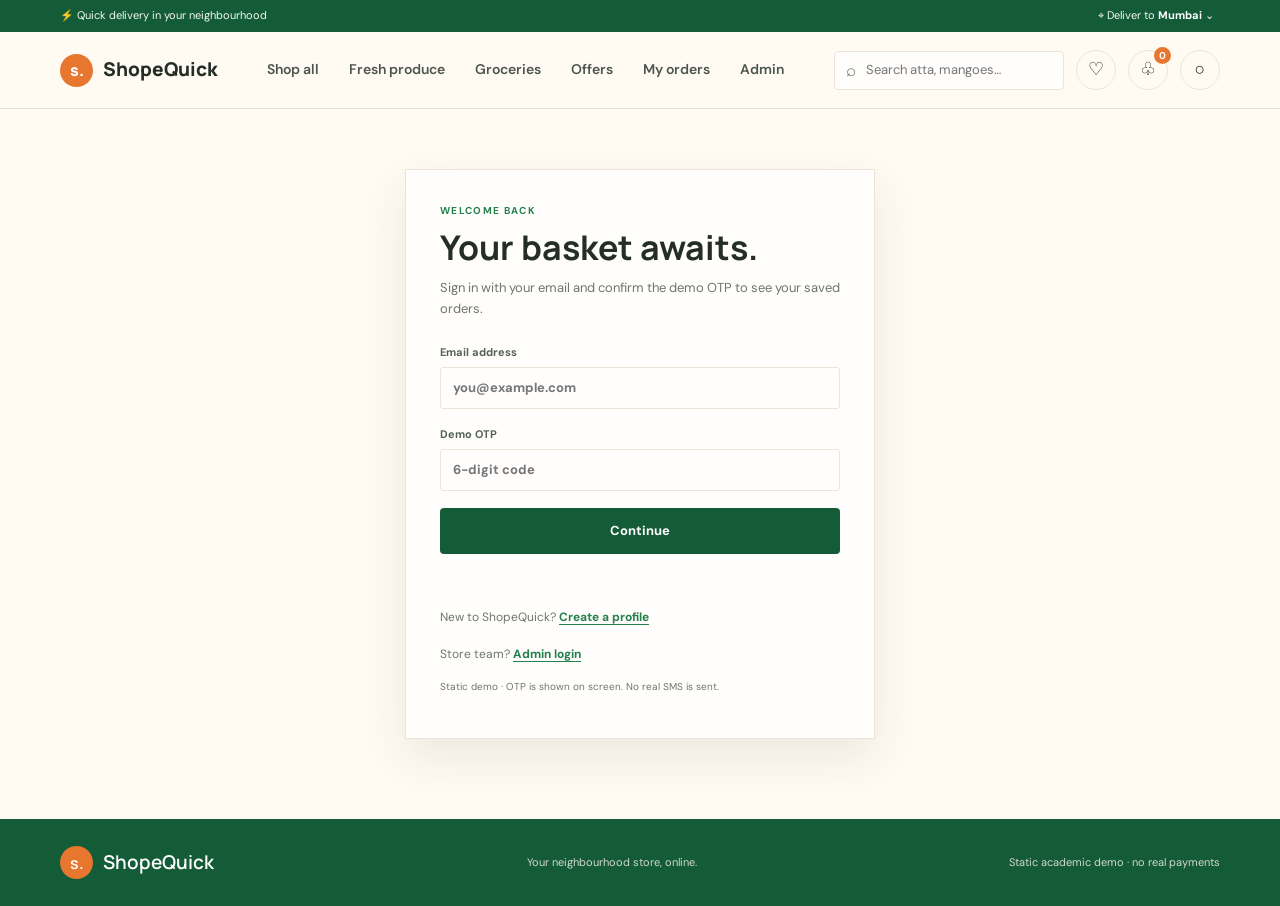
<file: frontend/index.html>
<!doctype html>
<html lang="en"><head><meta charset="utf-8"><meta name="viewport" content="width=device-width, initial-scale=1"><meta name="theme-color" content="#fffaf2"><title>ShopeQuick | Your neighbourhood store, online</title><link rel="preconnect" href="https://fonts.googleapis.com"><link rel="preconnect" href="https://fonts.gstatic.com" crossorigin><link href="https://fonts.googleapis.com/css2?family=DM+Sans:wght@400;500;600;700&family=Manrope:wght@500;600;700;800&display=swap" rel="stylesheet"><link rel="stylesheet" href="css/style.css"></head>
<body><div id="site-header"></div><main>
  <section class="hero wrap"><div class="hero-copy"><p class="eyebrow">YOUR LOCAL BASKET, SORTED</p><h1>Fresh picks.<br><span>Faster days.</span></h1><p class="hero-text">The groceries, home bits, and everyday essentials you need, brought together in one quick neighbourhood shop.</p><a class="button button-dark" href="products.html">Start shopping <span aria-hidden="true">→</span></a><div class="hero-note"><span class="note-mark">✳</span> Freshly picked · Easy returns · Cash on delivery</div></div><div class="hero-image" role="img" aria-label="Fresh vegetables from your neighbourhood store"><div class="hero-image-label"><span>GOOD MORNING, MUMBAI</span><strong>Fresh from the<br>neighbourhood</strong></div><span class="hero-delivery-badge">Delivered with care</span></div></section>
  <section class="category-band wrap"><div class="section-heading"><div><p class="eyebrow">THE DAILY RUN, MADE EASY</p><h2>Shop your essentials</h2></div><a class="text-link" href="products.html">Shop all <span aria-hidden="true">→</span></a></div><div id="home-categories" class="category-grid"></div></section>
  <section class="offer-banner wrap"><div><p class="eyebrow">A LITTLE EXTRA IN YOUR BASKET</p><h2>Free delivery on orders over ₹499</h2><p>Good things from your local store, at your doorstep.</p><a class="button button-light" href="products.html?category=Offers">Shop today’s offers <span aria-hidden="true">→</span></a></div><div class="offer-art" aria-hidden="true">🥭<span>🥬</span><i>🥛</i></div></section>
  <section class="featured-section"><div class="wrap"><div class="section-heading"><div><p class="eyebrow">POPULAR AROUND YOU</p><h2>Everyday favourites</h2></div><a class="text-link" href="products.html">View all products <span aria-hidden="true">→</span></a></div><div id="featured-products" class="product-grid"></div></div></section>
  <section class="promise wrap"><span class="promise-icon">✳</span><p>Your neighbourhood store, online.<br><strong>Everyday essentials, made easy.</strong></p><a href="products.html" class="text-link">Find what you need <span aria-hidden="true">→</span></a></section>
</main><div id="site-footer"></div><script src="js/products.js"></script><script src="js/tracking.js"></script><script src="js/app.js"></script><script src="js/home.js"></script></body></html>
</file>
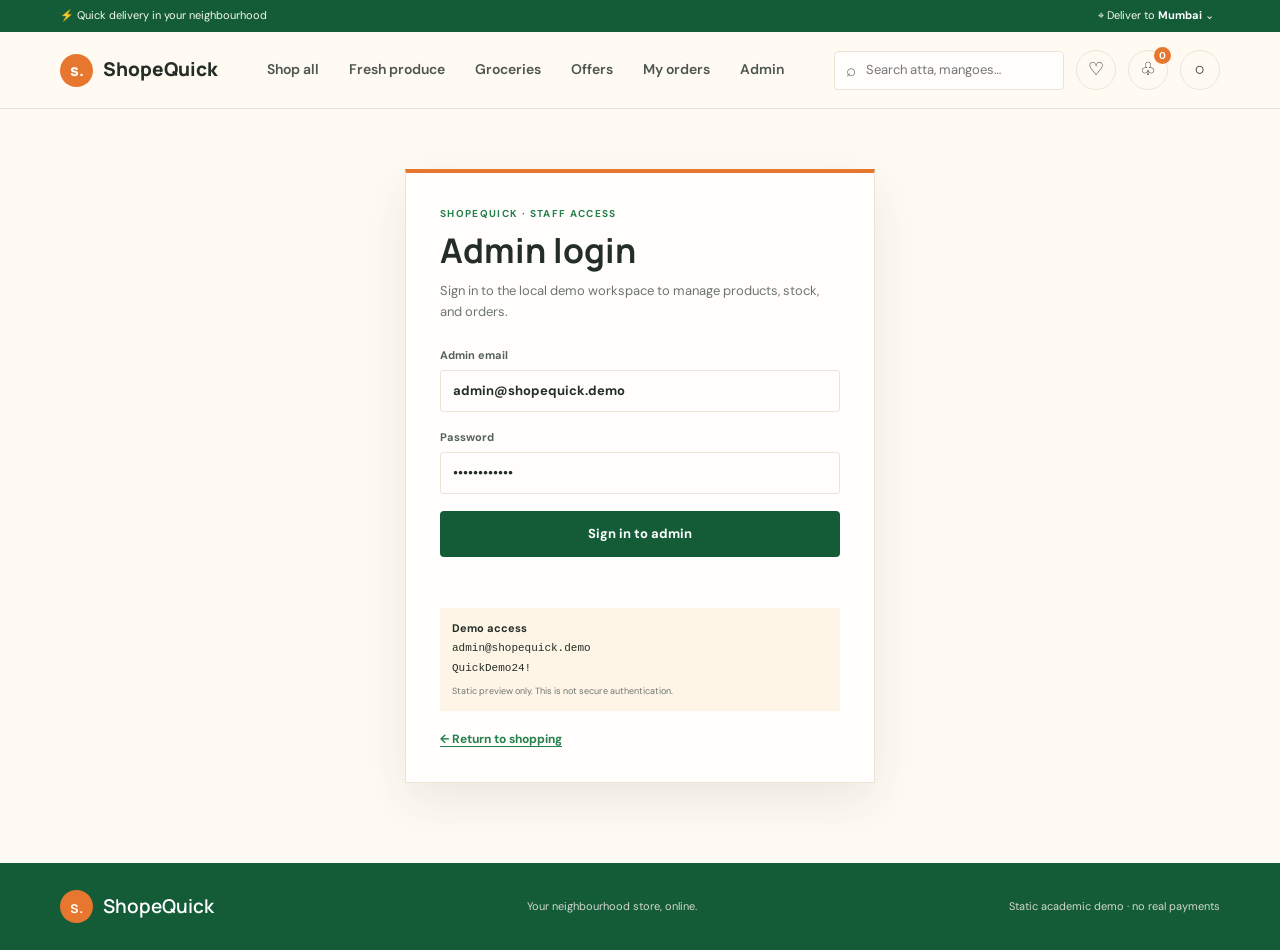
<file: frontend/admin-login.html>
<!doctype html>
<html lang="en"><head><meta charset="utf-8"><meta name="viewport" content="width=device-width, initial-scale=1"><title>Admin login | ShopeQuick</title><link rel="preconnect" href="https://fonts.googleapis.com"><link rel="preconnect" href="https://fonts.gstatic.com" crossorigin><link href="https://fonts.googleapis.com/css2?family=DM+Sans:wght@400;500;600;700&family=Manrope:wght@500;600;700;800&display=swap" rel="stylesheet"><link rel="stylesheet" href="css/style.css"></head>
<body><div id="site-header"></div><main class="wrap narrow-page admin-login-page"><section class="form-panel"><p class="eyebrow">SHOPEQUICK · STAFF ACCESS</p><h1>Admin login</h1><p class="muted">Sign in to the local demo workspace to manage products, stock, and orders.</p><form id="admin-login-form"><label class="field"><span>Admin email</span><input name="username" type="email" autocomplete="username" required value="admin@shopequick.demo"></label><label class="field"><span>Password</span><input name="password" type="password" autocomplete="current-password" required value="QuickDemo24!"></label><button class="button button-primary full-button" type="submit">Sign in to admin</button><p class="form-message" id="admin-login-message" role="status" aria-live="polite"></p></form><div class="demo-credentials"><strong>Demo access</strong><span>admin@shopequick.demo</span><span>QuickDemo24!</span><small>Static preview only. This is not secure authentication.</small></div><p class="form-foot"><a href="index.html">← Return to shopping</a></p></section></main><div id="site-footer"></div><script src="js/tracking.js"></script><script src="js/app.js"></script><script src="js/admin-login.js"></script></body></html>
</file>
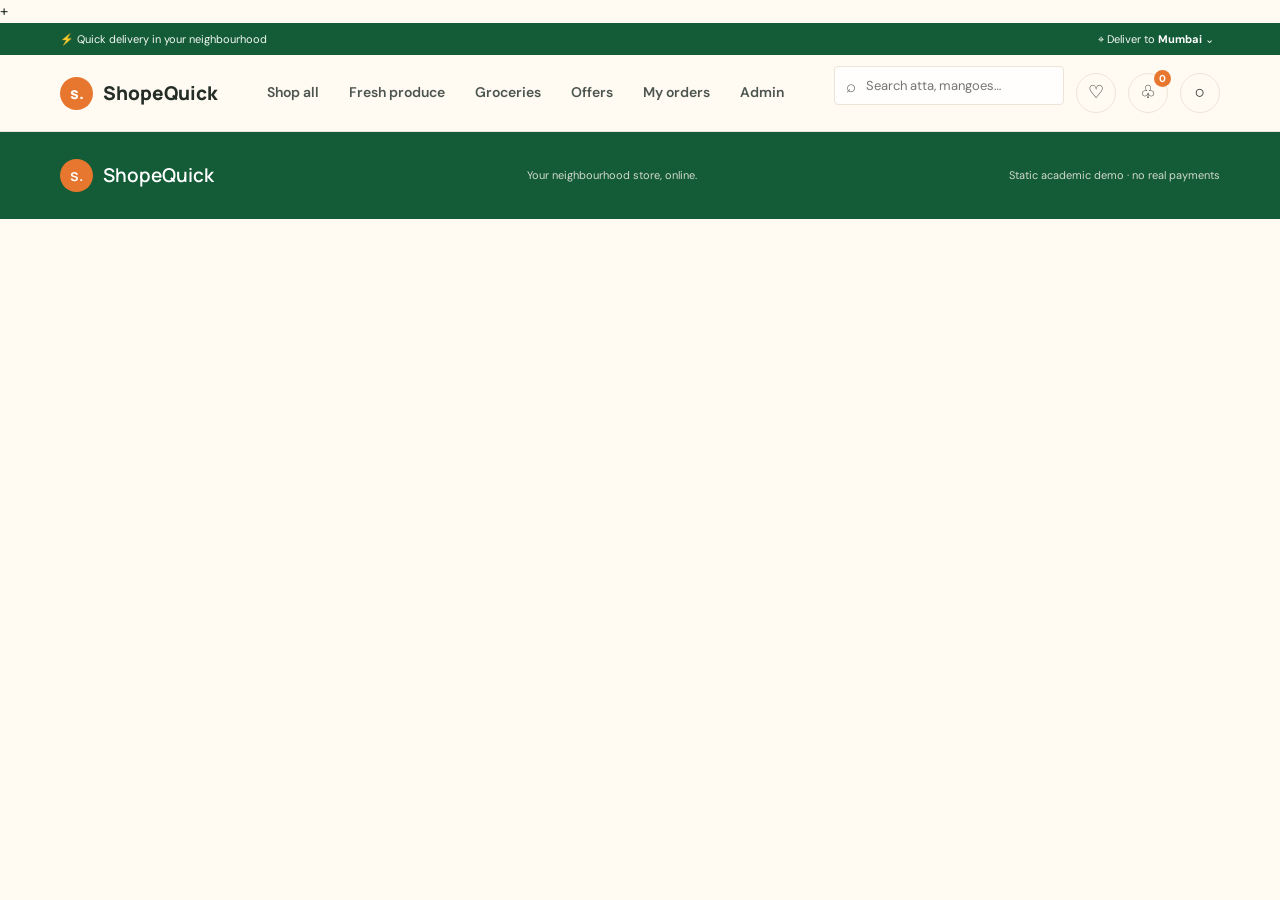
<file: frontend/admin.html>
+<!doctype html>
<html lang="en"><head><meta charset="utf-8"><meta name="viewport" content="width=device-width, initial-scale=1"><title>Admin | Common Ground</title><link rel="preconnect" href="https://fonts.googleapis.com"><link rel="preconnect" href="https://fonts.gstatic.com" crossorigin><link href="https://fonts.googleapis.com/css2?family=DM+Sans:wght@400;500;600;700&family=Manrope:wght@500;600;700;800&display=swap" rel="stylesheet"><link rel="stylesheet" href="css/style.css"></head>
<body><div id="site-header"></div><main class="wrap page-main dashboard-main admin-main" hidden>
  <div class="page-intro compact-intro dashboard-intro"><div><p class="eyebrow">STORE MANAGEMENT</p><h1>Admin workspace</h1><p>Manage your catalogue, keep an eye on stock, and review recent store activity.</p></div><div class="admin-page-actions"><button id="add-product" class="button button-primary" type="button">＋ Add product</button><button id="admin-logout" class="button button-outline" type="button">Log out</button></div></div>
  <div id="dashboard-metrics" class="metric-grid admin-metrics"></div>
  <section class="dashboard-panel inventory-panel"><div class="panel-heading inventory-heading"><div><p class="eyebrow">CATALOGUE & INVENTORY</p><h2>Products and stock</h2></div><label class="admin-search"><span class="sr-only">Search products</span><input id="admin-search" type="search" placeholder="Search products…"></label></div>
    <div class="admin-toolbar"><span id="inventory-summary"></span><label class="stock-filter"><input id="low-stock-filter" type="checkbox"> Show low stock only</label></div>
    <div class="table-scroll"><table class="activity-table inventory-table"><thead><tr><th>Product</th><th>Category</th><th>Price</th><th>Stock</th><th>Status</th><th>Actions</th></tr></thead><tbody id="inventory-rows"></tbody></table></div>
  </section>
  <div class="dashboard-grid admin-lower"><section class="dashboard-panel"><div class="panel-heading"><div><p class="eyebrow">RECENT CHANGES</p><h2>Update log</h2></div><span class="live-label">THIS BROWSER</span></div><div class="table-scroll"><table class="activity-table"><thead><tr><th>Update</th><th>Product</th><th>Time</th></tr></thead><tbody id="admin-updates"></tbody></table></div></section>
  <section class="dashboard-panel"><div class="panel-heading"><div><p class="eyebrow">SHOP ACTIVITY</p><h2>Recent customer activity</h2></div></div><div class="table-scroll"><table class="activity-table"><thead><tr><th>Activity</th><th>Details</th><th>Time</th></tr></thead><tbody id="activity-rows"></tbody></table></div></section></div>
  <p class="dashboard-disclaimer">Changes save in this browser only. This demo has no admin sign-in or database connection; connect a secured backend before using it for a live store.</p>
</main>
<dialog id="product-dialog" class="admin-dialog"><form id="product-form"><div class="panel-heading"><div><p class="eyebrow">CATALOGUE</p><h2 id="product-dialog-title">Add product</h2></div><button class="dialog-close" type="button" aria-label="Close">×</button></div><input type="hidden" name="originalId"><div class="admin-form-grid">
  <label class="field"><span>Product name</span><input name="name" required maxlength="100"></label><label class="field"><span>Product ID / SKU</span><input name="id" required pattern="[a-zA-Z0-9-]+" maxlength="60" placeholder="linen-throw"></label>
  <label class="field"><span>Category</span><input name="category" required maxlength="50" placeholder="Home"></label><label class="field"><span>Price (USD)</span><input name="price" type="number" required min="0" step="0.01"></label>
  <label class="field"><span>Stock quantity</span><input name="stock" type="number" required min="0" step="1" value="0"></label><label class="field"><span>Image URL</span><input name="image" type="url" placeholder="https://…"></label>
  <label class="field admin-description"><span>Description</span><textarea name="description" rows="3" required maxlength="500"></textarea></label>
  </div><div class="dialog-actions"><button class="button button-outline dialog-cancel" type="button">Cancel</button><button class="button button-primary" type="submit">Save product</button></div></form></dialog>
<div id="site-footer"></div><script src="js/products.js"></script><script src="js/tracking.js"></script><script src="js/app.js"></script><script src="js/admin.js"></script></body></html>
</file>
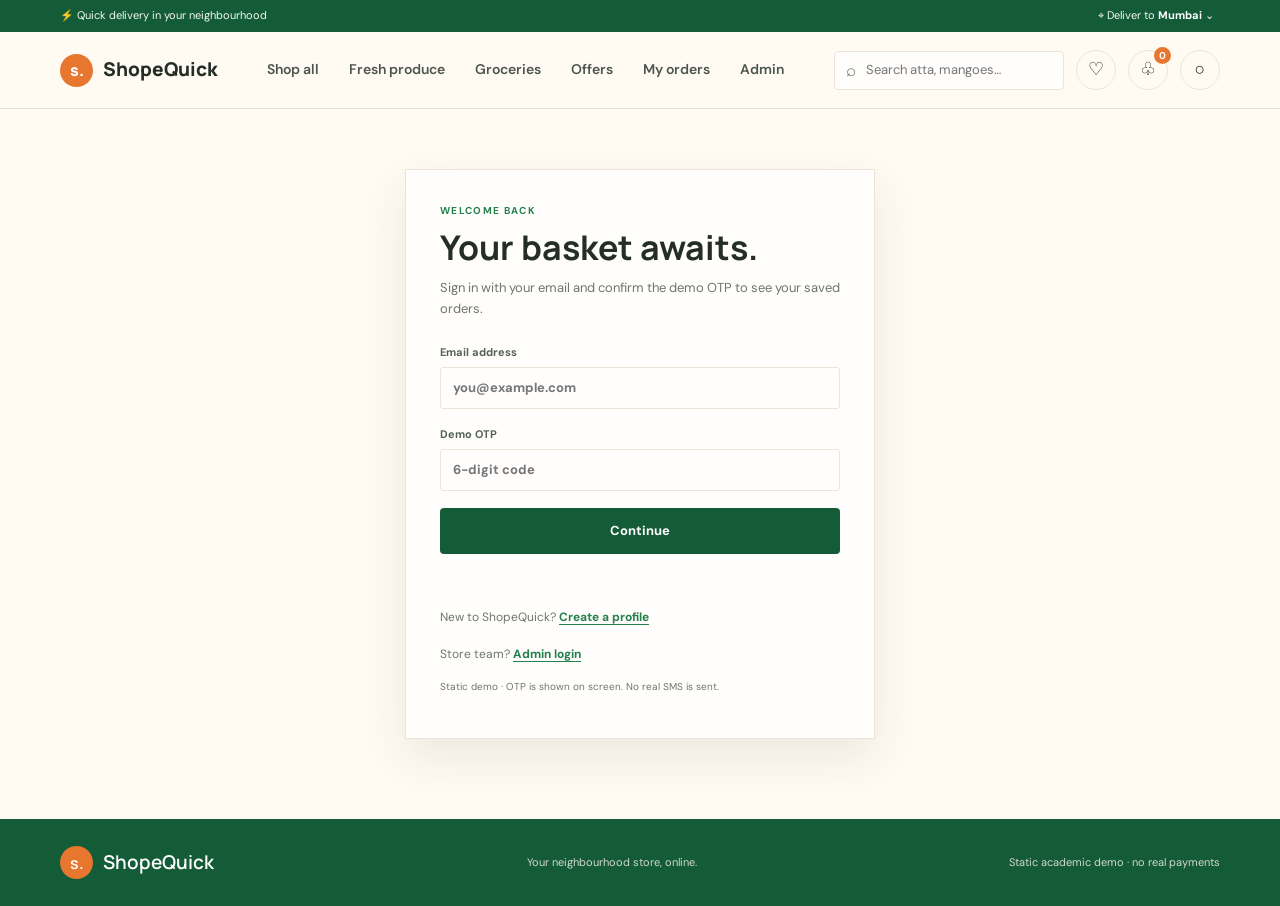
<file: frontend/cart.html>
<!doctype html>
<html lang="en"><head><meta charset="utf-8"><meta name="viewport" content="width=device-width, initial-scale=1"><title>Your bag | ShopeQuick</title><link rel="preconnect" href="https://fonts.googleapis.com"><link rel="preconnect" href="https://fonts.gstatic.com" crossorigin><link href="https://fonts.googleapis.com/css2?family=DM+Sans:wght@400;500;600;700&family=Manrope:wght@500;600;700;800&display=swap" rel="stylesheet"><link rel="stylesheet" href="css/style.css"></head>
<body><div id="site-header"></div><main class="wrap page-main"><div class="page-intro compact-intro"><p class="eyebrow">YOUR BAG</p><h1>A good start.</h1><p id="cart-subtitle">Your selected pieces are right here.</p></div><div id="cart-content"></div></main><div id="site-footer"></div><script src="js/products.js"></script><script src="js/tracking.js"></script><script src="js/app.js"></script><script src="js/cart.js"></script></body></html>
</file>
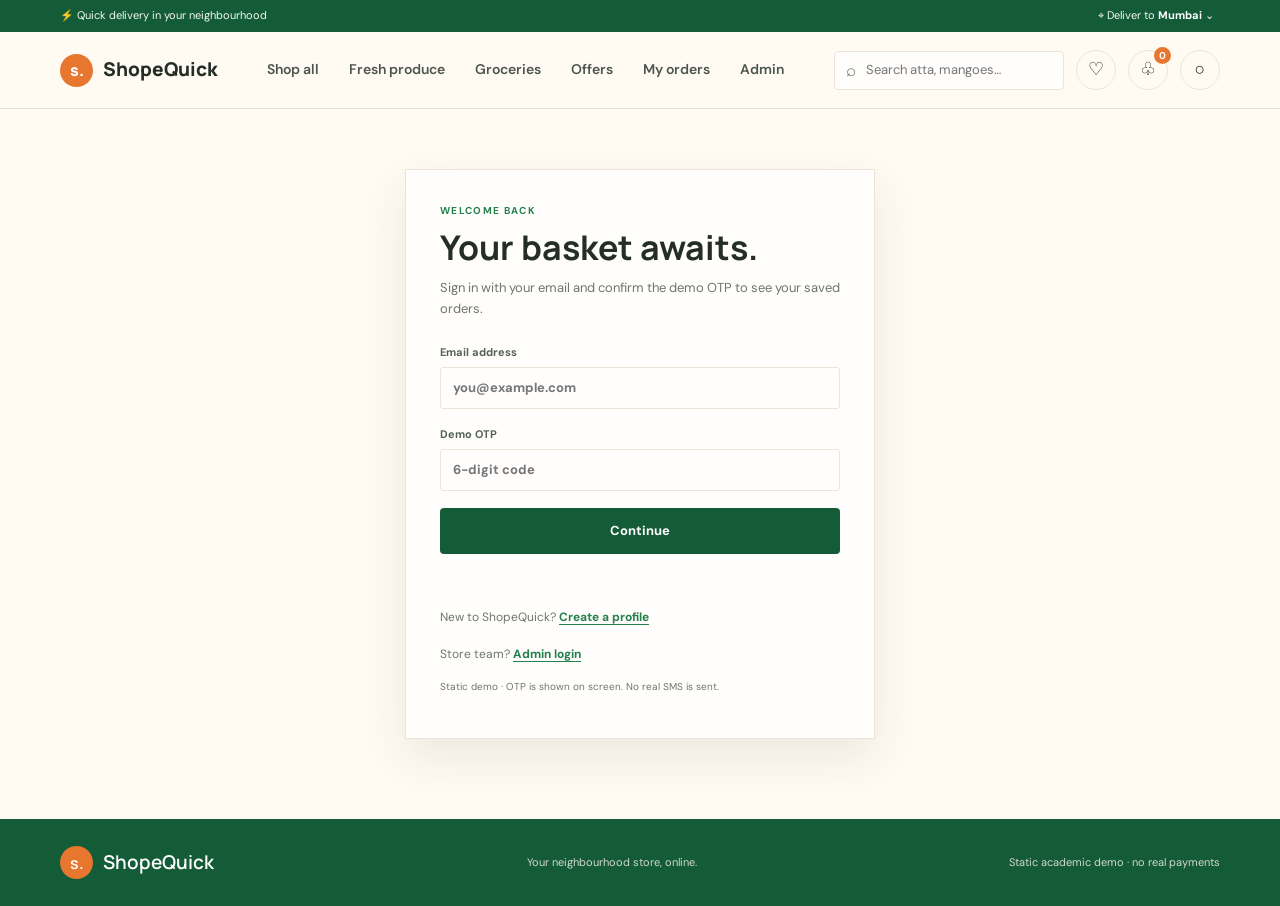
<file: frontend/checkout.html>
<!doctype html>
<html lang="en"><head><meta charset="utf-8"><meta name="viewport" content="width=device-width, initial-scale=1"><title>Checkout | ShopeQuick</title><link rel="preconnect" href="https://fonts.googleapis.com"><link rel="preconnect" href="https://fonts.gstatic.com" crossorigin><link href="https://fonts.googleapis.com/css2?family=DM+Sans:wght@400;500;600;700&family=Manrope:wght@500;600;700;800&display=swap" rel="stylesheet"><link rel="stylesheet" href="css/style.css"></head>
<body><div id="site-header"></div><main class="wrap page-main"><div class="page-intro compact-intro"><p class="eyebrow">DEMO CHECKOUT</p><h1>One last detail.</h1><p>No payment is collected. This creates a local demo order only.</p></div><div id="checkout-content"></div></main><div id="site-footer"></div><script src="js/products.js"></script><script src="js/tracking.js"></script><script src="js/app.js"></script><script src="js/checkout.js"></script></body></html>
</file>
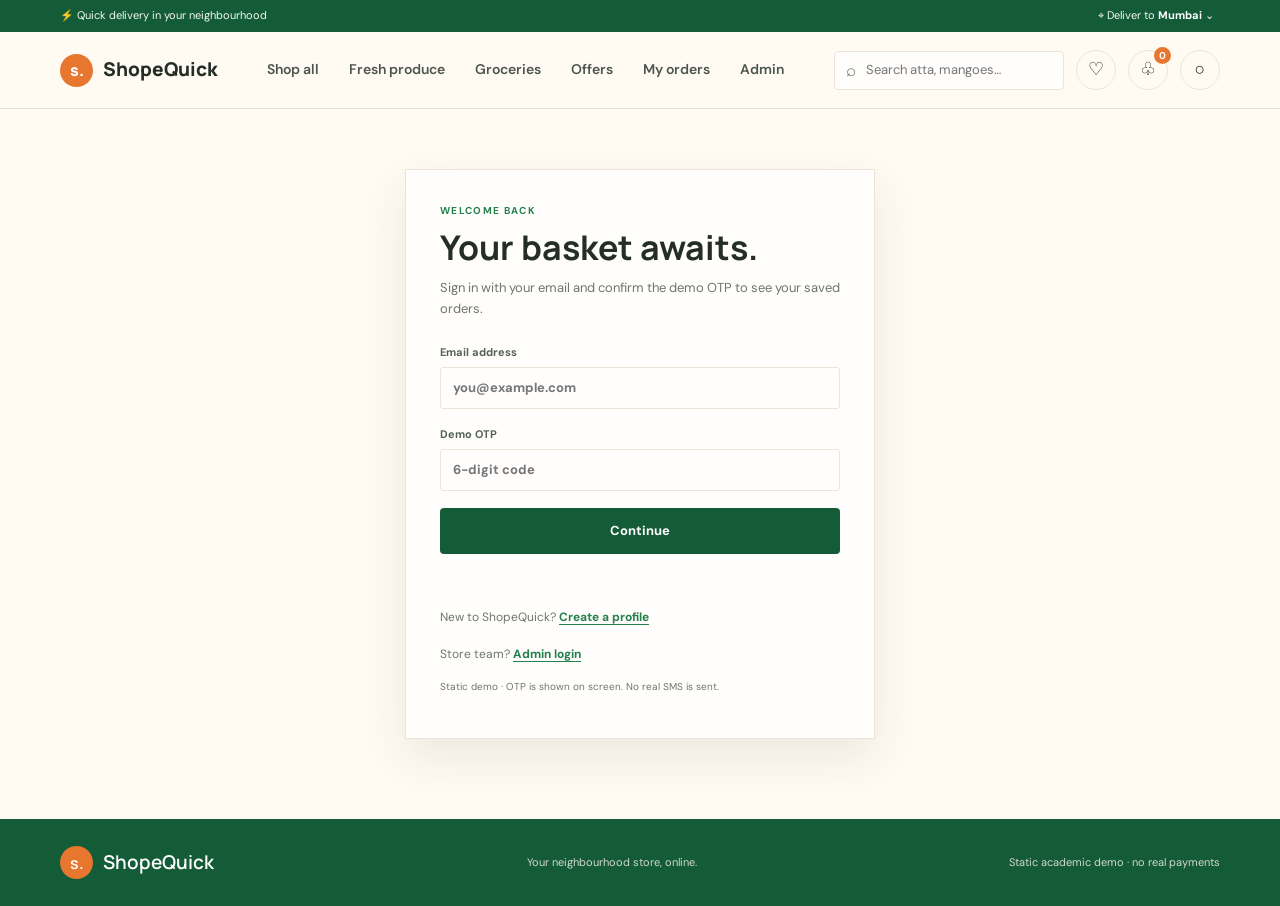
<file: frontend/login.html>
<!doctype html>
<html lang="en"><head><meta charset="utf-8"><meta name="viewport" content="width=device-width, initial-scale=1"><title>Sign in | ShopeQuick</title><link rel="preconnect" href="https://fonts.googleapis.com"><link rel="preconnect" href="https://fonts.gstatic.com" crossorigin><link href="https://fonts.googleapis.com/css2?family=DM+Sans:wght@400;500;600;700&family=Manrope:wght@500;600;700;800&display=swap" rel="stylesheet"><link rel="stylesheet" href="css/style.css"></head>
<body><div id="site-header"></div><main class="wrap narrow-page"><section class="form-panel"><p class="eyebrow">WELCOME BACK</p><h1>Your basket awaits.</h1><p class="muted">Sign in with your email and confirm the demo OTP to see your saved orders.</p><form id="login-form"><label class="field"><span>Email address</span><input name="email" type="email" autocomplete="email" required placeholder="you@example.com"></label><label class="field otp-field" id="login-otp-wrap" hidden><span>Demo OTP</span><input name="otp" inputmode="numeric" pattern="[0-9]{6}" maxlength="6" placeholder="6-digit code"></label><button class="button button-primary full-button" type="submit">Continue</button><p class="form-message" id="login-message" role="status" aria-live="polite"></p></form><p class="form-foot">New to ShopeQuick? <a href="register.html">Create a profile</a></p><p class="form-foot">Store team? <a href="admin-login.html">Admin login</a></p><p class="static-note">Static demo · OTP is shown on screen. No real SMS is sent.</p></section></main><div id="site-footer"></div><script src="js/tracking.js"></script><script src="js/app.js"></script><script src="js/account.js"></script></body></html>
</file>
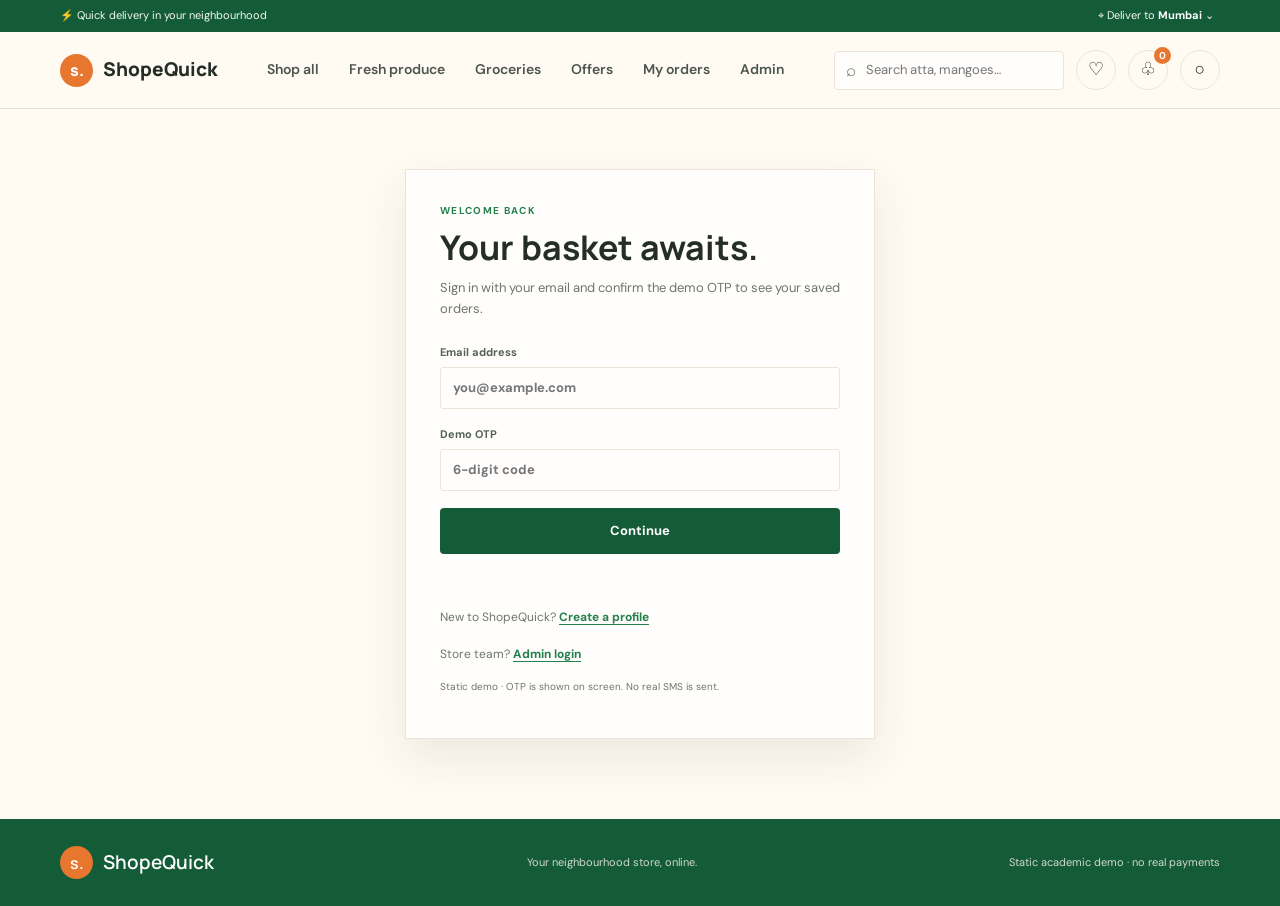
<file: frontend/orders.html>
<!doctype html>
<html lang="en"><head><meta charset="utf-8"><meta name="viewport" content="width=device-width, initial-scale=1"><title>My account | ShopeQuick</title><link rel="preconnect" href="https://fonts.googleapis.com"><link rel="preconnect" href="https://fonts.gstatic.com" crossorigin><link href="https://fonts.googleapis.com/css2?family=DM+Sans:wght@400;500;600;700&family=Manrope:wght@500;600;700;800&display=swap" rel="stylesheet"><link rel="stylesheet" href="css/style.css"></head><body><div id="site-header"></div><main class="wrap page-main account-main"><div id="orders-content"></div></main><div id="site-footer"></div><script src="js/products.js"></script><script src="js/tracking.js"></script><script src="js/app.js"></script><script src="js/orders.js"></script></body></html>
</file>
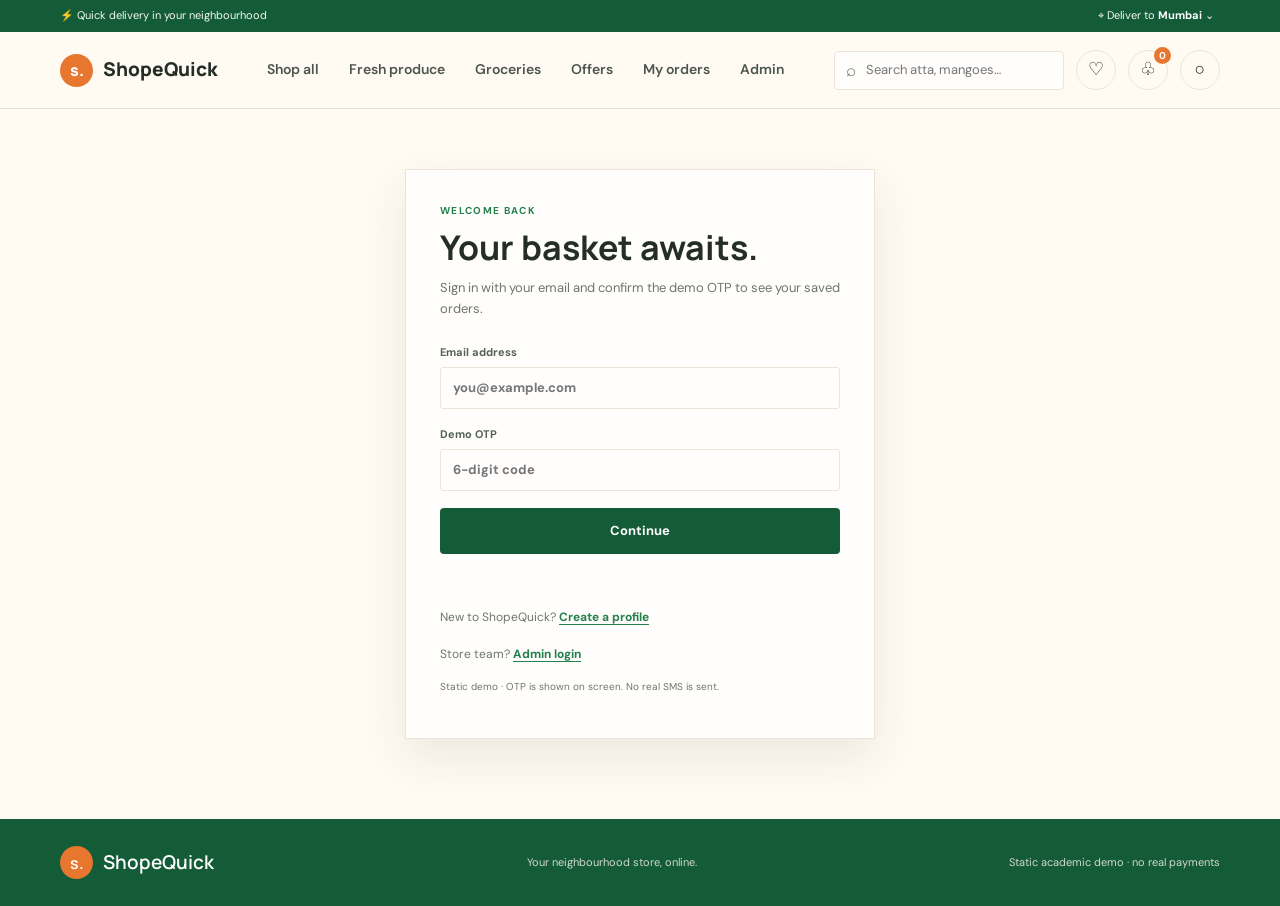
<file: frontend/product.html>
<!doctype html>
<html lang="en"><head><meta charset="utf-8"><meta name="viewport" content="width=device-width, initial-scale=1"><title>Product | ShopeQuick</title><link rel="preconnect" href="https://fonts.googleapis.com"><link rel="preconnect" href="https://fonts.gstatic.com" crossorigin><link href="https://fonts.googleapis.com/css2?family=DM+Sans:wght@400;500;600;700&family=Manrope:wght@500;600;700;800&display=swap" rel="stylesheet"><link rel="stylesheet" href="css/style.css"></head>
<body><div id="site-header"></div><main class="wrap page-main" id="product-detail"></main><div id="site-footer"></div><script src="js/products.js"></script><script src="js/tracking.js"></script><script src="js/app.js"></script><script src="js/product.js"></script></body></html>
</file>
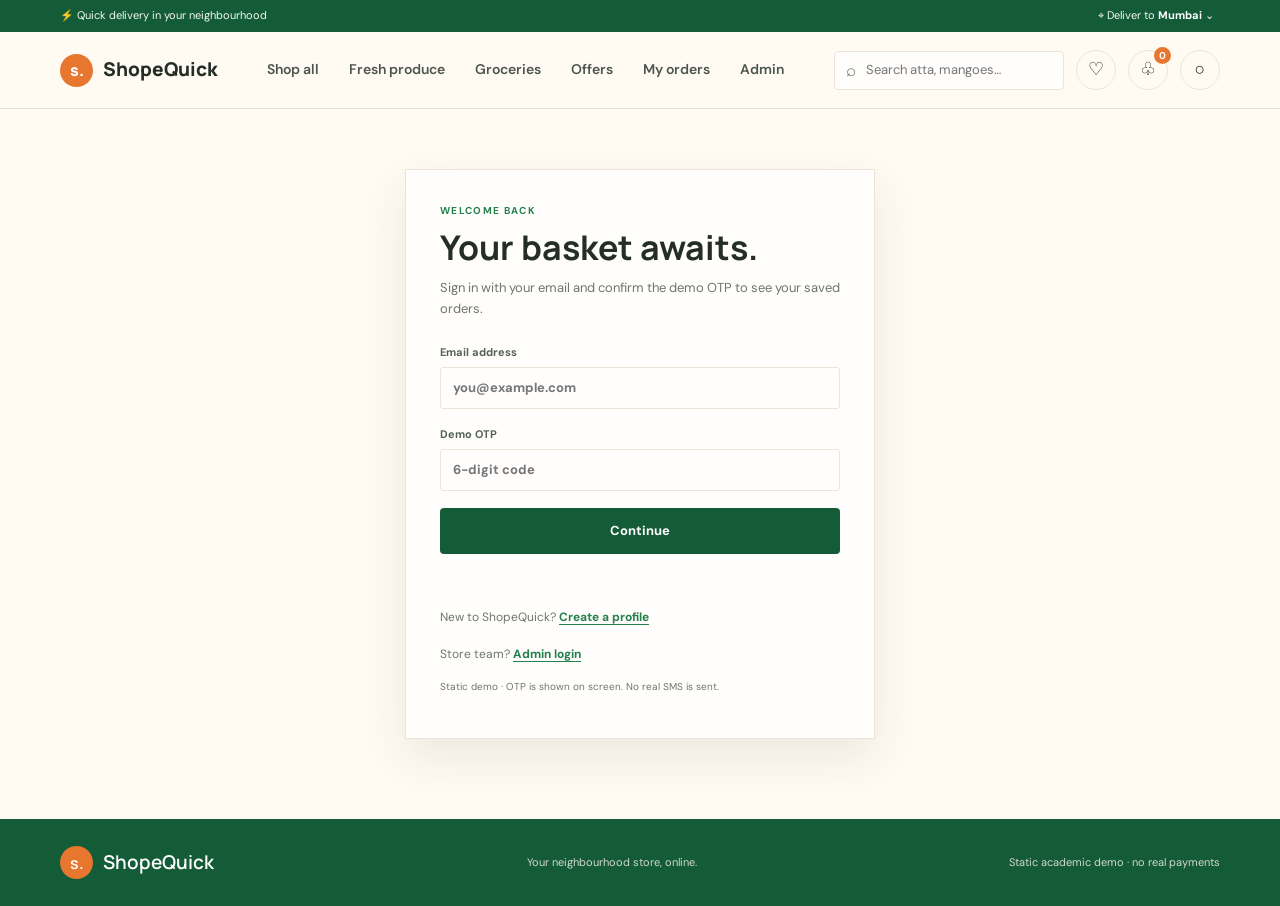
<file: frontend/products.html>
<!doctype html>
<html lang="en"><head><meta charset="utf-8"><meta name="viewport" content="width=device-width, initial-scale=1"><title>Shop all | ShopeQuick</title><link rel="preconnect" href="https://fonts.googleapis.com"><link rel="preconnect" href="https://fonts.gstatic.com" crossorigin><link href="https://fonts.googleapis.com/css2?family=DM+Sans:wght@400;500;600;700&family=Manrope:wght@500;600;700;800&display=swap" rel="stylesheet"><link rel="stylesheet" href="css/style.css"></head>
<body><div id="site-header"></div><main class="wrap page-main"><div class="page-intro"><p class="eyebrow">YOUR NEIGHBOURHOOD STORE</p><h1>All the everyday good stuff.</h1><p>Fresh produce, pantry staples, and little things that make the day easier.</p></div><div class="catalog-tools"><label class="field search-field"><span>Search products</span><input id="catalog-search" type="search" placeholder="Try mangoes, atta, or tea"></label><label class="field"><span>Category</span><select id="category-filter"><option value="all">All categories</option></select></label><label class="field"><span>Price</span><select id="price-filter"><option value="all">Any price</option><option value="0-100">Under ₹100</option><option value="100-500">₹100–₹500</option><option value="500-100000">Over ₹500</option></select></label><label class="field"><span>Sort by</span><select id="sort-products"><option value="popular">Popular nearby</option><option value="price-low">Price: low to high</option><option value="price-high">Price: high to low</option><option value="rating">Top rated</option></select></label><label class="field"><span>Availability</span><select id="availability-filter"><option value="all">All items</option><option value="available">In stock</option></select></label><label class="field"><span>Discount</span><select id="discount-filter"><option value="all">All deals</option><option value="discounted">On offer</option></select></label></div><div class="catalog-result-line"><span id="result-count"></span><button class="text-button" id="clear-filters" type="button">Clear filters</button></div><div id="catalog-products" class="product-grid"></div><p id="catalog-empty" class="empty-state" hidden>Nothing matched those filters. Try another search or category.</p></main><div id="site-footer"></div><script src="js/products.js"></script><script src="js/tracking.js"></script><script src="js/app.js"></script><script src="js/catalog.js"></script></body></html>
</file>
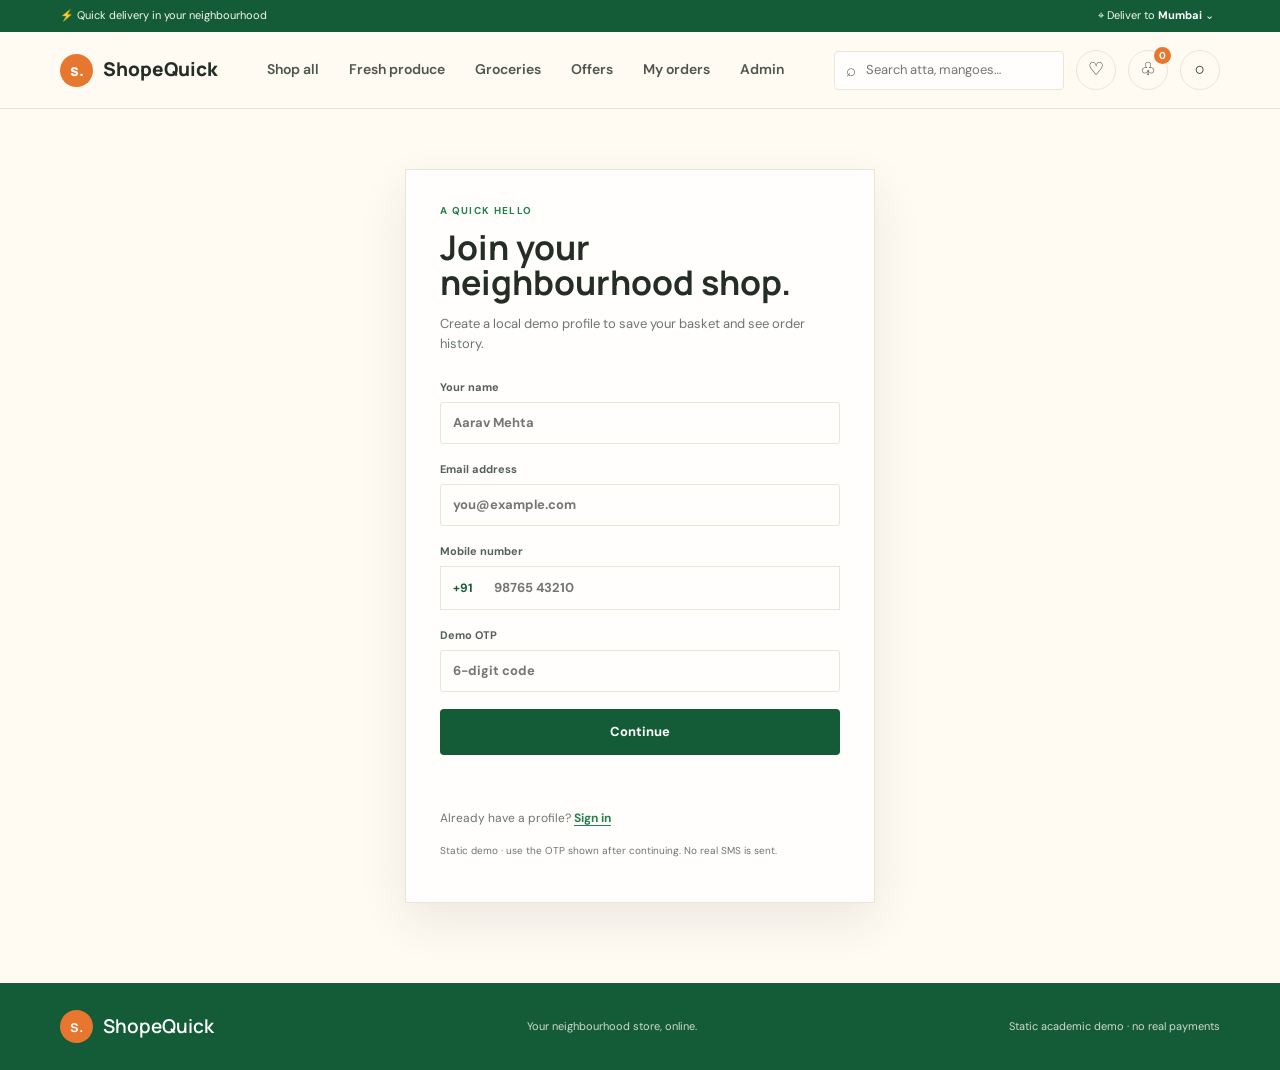
<file: frontend/register.html>
<!doctype html>
<html lang="en"><head><meta charset="utf-8"><meta name="viewport" content="width=device-width, initial-scale=1"><title>Create account | ShopeQuick</title><link rel="preconnect" href="https://fonts.googleapis.com"><link rel="preconnect" href="https://fonts.gstatic.com" crossorigin><link href="https://fonts.googleapis.com/css2?family=DM+Sans:wght@400;500;600;700&family=Manrope:wght@500;600;700;800&display=swap" rel="stylesheet"><link rel="stylesheet" href="css/style.css"></head>
<body><div id="site-header"></div><main class="wrap narrow-page"><section class="form-panel"><p class="eyebrow">A QUICK HELLO</p><h1>Join your neighbourhood shop.</h1><p class="muted">Create a local demo profile to save your basket and see order history.</p><form id="register-form"><label class="field"><span>Your name</span><input name="name" autocomplete="name" minlength="2" maxlength="70" required placeholder="Aarav Mehta"></label><label class="field"><span>Email address</span><input name="email" type="email" autocomplete="email" required maxlength="120" placeholder="you@example.com"></label><label class="field"><span>Mobile number</span><div class="phone-input"><span>+91</span><input name="phone" type="tel" autocomplete="tel-national" inputmode="numeric" pattern="[0-9 ]{10,12}" minlength="10" maxlength="12" required placeholder="98765 43210"></div></label><label class="field otp-field" id="register-otp-wrap" hidden><span>Demo OTP</span><input name="otp" inputmode="numeric" pattern="[0-9]{6}" maxlength="6" placeholder="6-digit code"></label><button class="button button-primary full-button" type="submit">Continue</button><p class="form-message" id="register-message" role="status" aria-live="polite"></p></form><p class="form-foot">Already have a profile? <a href="login.html">Sign in</a></p><p class="static-note">Static demo · use the OTP shown after continuing. No real SMS is sent.</p></section></main><div id="site-footer"></div><script src="js/tracking.js"></script><script src="js/app.js"></script><script src="js/account.js"></script></body></html>
</file>
<file: frontend/css/style.css>
:root{--ink:#242d26;--muted:#6d756d;--paper:#fffaf2;--white:#fffefd;--line:#ece4d7;--green:#25804b;--green-deep:#145c37;--coral:#e7772e;--yellow:#f2bd45;--soft-green:#e7f1e9;--shadow:0 18px 45px rgba(44,57,45,.09);--sans:"DM Sans",sans-serif;--display:"Manrope",sans-serif}
*{box-sizing:border-box}html{scroll-behavior:smooth}body{margin:0;background:var(--paper);color:var(--ink);font-family:var(--sans);font-size:15px;line-height:1.55}a{color:inherit;text-decoration:none}button,input,select{font:inherit}button,a{-webkit-tap-highlight-color:transparent}.wrap{width:min(1160px,calc(100% - 48px));margin-inline:auto}.site-header{position:sticky;top:0;z-index:20;background:rgba(245,244,239,.96);backdrop-filter:blur(12px);border-bottom:1px solid rgba(222,223,215,.85)}.nav-wrap{height:76px;display:flex;align-items:center;justify-content:space-between;gap:28px}.brand{display:flex;align-items:center;gap:10px;font-family:var(--display);font-size:19px;font-weight:800;letter-spacing:0}.brand-mark{width:33px;height:33px;display:grid;place-items:center;background:var(--green-deep);color:#f7f3e7;border-radius:50%;font-size:16px}.main-nav{display:flex;align-items:center;gap:30px;color:#4c554f;font-size:14px;font-weight:600}.main-nav a:hover,.text-link:hover{color:var(--coral)}.nav-actions{display:flex;align-items:center;gap:12px}.header-search{width:min(230px,22vw);height:39px;border:1px solid var(--line);background:var(--white);border-radius:4px;display:flex;align-items:center;padding:0 11px;gap:8px}.header-search span{font-size:17px;color:var(--muted)}.header-search input{min-width:0;width:100%;border:0;outline:0;background:transparent;font-size:13px}.icon-link{position:relative;display:grid;place-items:center;width:40px;height:40px;border:1px solid var(--line);border-radius:50%;font-size:18px}.cart-count{position:absolute;right:-4px;top:-4px;min-width:17px;height:17px;padding:0 4px;display:grid;place-items:center;border-radius:12px;background:var(--coral);color:white;font-size:10px;font-weight:700}.menu-toggle{display:none;border:0;background:none;font-size:22px;color:var(--ink)}
.hero{display:grid;grid-template-columns:.93fr 1.07fr;gap:56px;align-items:center;padding-top:50px;padding-bottom:82px}.hero-copy{padding:20px 0 18px 6px}.eyebrow{margin:0 0 12px;color:var(--green);font-size:10px;line-height:1.4;letter-spacing:1.35px;font-weight:700}.hero h1,.page-intro h1,.form-panel h1{margin:0;font-family:var(--display);font-size:clamp(40px,5vw,65px);line-height:1.04;letter-spacing:0;font-weight:700}.hero h1 span{color:var(--green)}.hero-text{max-width:420px;color:var(--muted);font-size:16px;margin:21px 0 27px}.button{min-height:46px;padding:0 18px;display:inline-flex;align-items:center;justify-content:center;gap:18px;border:1px solid transparent;border-radius:4px;font-size:13px;font-weight:700;cursor:pointer;transition:transform .18s ease,background .18s ease}.button:hover{transform:translateY(-2px)}.button-dark{background:var(--green-deep);color:#fffefa}.button-dark:hover{background:var(--green)}.button-outline{border-color:var(--line);background:transparent;color:var(--ink)}.button-outline:hover{background:var(--white)}.hero-note{margin-top:47px;display:flex;align-items:center;gap:10px;color:#788078;font-size:12px}.note-mark{color:var(--coral);font-size:18px}.hero-image{height:445px;position:relative;overflow:hidden;background:#d8d4bf url("https://images.unsplash.com/photo-1600210492486-724fe5c67fb0?auto=format&fit=crop&w=1350&q=85") center 53%/cover no-repeat;border-radius:3px}.hero-image:after{content:"";position:absolute;inset:45% 0 0;background:linear-gradient(transparent,rgba(21,31,23,.46))}.hero-image-label{position:absolute;z-index:1;bottom:27px;left:29px;color:white}.hero-image-label span{display:block;margin-bottom:8px;font-size:9px;letter-spacing:1.5px}.hero-image-label strong{font-family:var(--display);font-size:24px;line-height:1.2}
.category-band{padding-bottom:85px}.section-heading{display:flex;align-items:end;justify-content:space-between;gap:20px;margin-bottom:25px}.section-heading h2,.panel-heading h2{font-family:var(--display);font-size:27px;line-height:1.2;margin:0;font-weight:700}.text-link{font-size:12px;font-weight:700;color:var(--green);white-space:nowrap}.category-grid{display:grid;grid-template-columns:repeat(4,1fr);gap:13px}.category-tile{position:relative;min-height:150px;padding:20px;background:var(--soft-green);display:flex;align-items:end;overflow:hidden;transition:transform .2s}.category-tile:nth-child(2){background:#f0e7d8}.category-tile:nth-child(3){background:#e8e7df}.category-tile:nth-child(4){background:#f1e4df}.category-tile:hover{transform:translateY(-3px)}.category-tile strong{font-family:var(--display);font-size:17px}.category-tile span{position:absolute;right:18px;top:15px;font-size:27px;color:var(--green);opacity:.7}.featured-section{background:#eeeee8;padding:70px 0 76px}.product-grid{display:grid;grid-template-columns:repeat(4,minmax(0,1fr));gap:17px}.product-card{min-width:0;position:relative}.product-image-wrap{position:relative;display:block;overflow:hidden;background:#e5e4dd;aspect-ratio:4/4.25}.product-image{width:100%;height:100%;object-fit:cover;display:block;transition:transform .35s}.product-card:hover .product-image{transform:scale(1.035)}.product-tag{position:absolute;top:12px;left:12px;padding:5px 8px;background:var(--white);color:var(--green-deep);font-size:9px;font-weight:700;text-transform:uppercase;letter-spacing:.5px}.quick-add{position:absolute;right:10px;bottom:10px;width:37px;height:37px;border:0;border-radius:50%;background:var(--white);color:var(--green-deep);font-size:23px;cursor:pointer;box-shadow:0 3px 14px #0002}.quick-add:hover{background:var(--green-deep);color:white}.product-info{padding:13px 1px}.product-category{margin:0 0 4px;color:var(--muted);font-size:10px;text-transform:uppercase;letter-spacing:.8px}.product-title-row{display:flex;justify-content:space-between;gap:8px;align-items:start}.product-title{font-family:var(--display);font-size:14px;line-height:1.35;font-weight:700}.product-price{font-weight:700;font-size:13px;white-space:nowrap}.product-rating{margin-top:5px;color:#72786f;font-size:11px}.star{color:#c28d39}.promise{display:flex;align-items:center;justify-content:space-between;gap:20px;padding-block:48px}.promise-icon{font-size:25px;color:var(--coral)}.promise p{margin:0 auto 0 0;color:var(--muted);font-size:13px}.promise strong{color:var(--ink)}.site-footer{background:var(--green-deep);color:#f2f2e9;padding:27px 0}.footer-inner{display:flex;align-items:center;justify-content:space-between;gap:20px;font-size:11px;color:#d2d9d0}.footer-inner a{color:white;font-weight:600}
.page-main{min-height:65vh;padding-top:52px;padding-bottom:80px}.page-intro{margin-bottom:35px}.page-intro h1{font-size:42px}.page-intro>p:last-child,.page-intro div>p:last-child{margin:11px 0 0;color:var(--muted)}.compact-intro{margin-bottom:27px}.compact-intro h1{font-size:39px}.catalog-tools{display:grid;grid-template-columns:minmax(220px,1.5fr) repeat(3,minmax(135px,.8fr));gap:12px;padding:17px;background:#ecece5;margin-bottom:16px}.field{display:flex;flex-direction:column;gap:6px;color:#556057;font-size:11px;font-weight:700}.field input,.field select{width:100%;min-height:42px;padding:0 12px;border:1px solid var(--line);border-radius:3px;background:var(--white);color:var(--ink);outline-color:var(--green);font-size:13px}.catalog-result-line{display:flex;justify-content:space-between;align-items:center;margin:18px 0;color:var(--muted);font-size:12px}.text-button{border:0;background:none;color:var(--green);font-size:12px;font-weight:700;cursor:pointer}.empty-state{padding:50px 15px;text-align:center;color:var(--muted)}.narrow-page{min-height:68vh;display:grid;place-items:start center;padding-top:60px;padding-bottom:80px}.form-panel{width:min(100%,470px);padding:34px;background:var(--white);border:1px solid var(--line);box-shadow:var(--shadow)}.form-panel h1{font-size:34px}.muted{color:var(--muted);font-size:13px}.form-panel form{display:grid;gap:17px;margin-top:25px}.full-button{width:100%}.form-message{min-height:18px;margin:0;color:var(--green);font-size:12px}.form-message.error{color:#a34436}.form-foot{margin:19px 0 0;color:var(--muted);font-size:12px}.form-foot a{color:var(--green);font-weight:700;text-decoration:underline;text-underline-offset:3px}
.product-detail{display:grid;grid-template-columns:1fr 1fr;gap:55px;align-items:center}.detail-image{width:100%;aspect-ratio:1/1;object-fit:cover;background:#e5e4dd}.detail-copy h1{font:700 40px/1.12 var(--display);margin:4px 0 10px}.detail-price{font-size:21px;font-weight:700}.detail-description{max-width:450px;color:var(--muted);margin:18px 0}.detail-rating{font-size:12px;color:var(--muted)}.quantity-control{display:flex;align-items:center;border:1px solid var(--line);height:44px}.quantity-control button{width:42px;height:100%;border:0;background:transparent;font-size:20px;cursor:pointer}.quantity-control span{min-width:28px;text-align:center;font-size:13px}.detail-actions{display:flex;gap:10px;margin-top:25px}.detail-actions .button{flex:1}.back-link{display:inline-block;margin-bottom:24px;color:var(--green);font-size:12px;font-weight:700}.cart-layout,.checkout-layout{display:grid;grid-template-columns:minmax(0,1.5fr) minmax(280px,.75fr);gap:36px;align-items:start}.cart-list{display:grid;gap:13px}.cart-row{display:grid;grid-template-columns:100px 1fr auto;gap:17px;align-items:center;padding:13px;background:var(--white);border:1px solid var(--line)}.cart-row img{width:100px;height:100px;object-fit:cover}.cart-row h3{font:700 15px var(--display);margin:0 0 4px}.cart-row p{margin:0;color:var(--muted);font-size:12px}.cart-row-end{text-align:right}.cart-row-end strong{display:block;font-size:13px}.quantity-control.small{height:32px;margin-top:9px;justify-content:center}.quantity-control.small button{width:30px;font-size:16px}.remove-link{display:block;margin-top:6px;border:0;background:none;color:#9b5848;font-size:11px;text-decoration:underline;cursor:pointer}.summary-panel{padding:21px;background:var(--white);border:1px solid var(--line)}.summary-panel h2{font:700 18px var(--display);margin:0 0 18px}.summary-line{display:flex;justify-content:space-between;gap:10px;margin:12px 0;color:var(--muted);font-size:13px}.summary-line.total{padding-top:14px;border-top:1px solid var(--line);color:var(--ink);font-size:15px;font-weight:700}.summary-panel .button{width:100%;margin-top:9px}.summary-note{font-size:10px;color:var(--muted);text-align:center}.empty-cart{padding:36px;background:var(--white);text-align:center;border:1px solid var(--line)}.empty-cart h2{font:700 21px var(--display)}.checkout-form{display:grid;gap:15px;padding:22px;background:var(--white);border:1px solid var(--line)}.checkout-form h2{font:700 20px var(--display);margin:0 0 3px}.checkout-form .field input{background:#fff}.field-row{display:grid;grid-template-columns:1fr 1fr;gap:12px}.orders-list{display:grid;gap:15px}.order-card{padding:20px;background:var(--white);border:1px solid var(--line)}.order-head{display:flex;justify-content:space-between;gap:16px;padding-bottom:14px;border-bottom:1px solid var(--line)}.order-head h2{font:700 16px var(--display);margin:0}.order-head p{margin:4px 0 0;color:var(--muted);font-size:11px}.order-total{font-weight:700}.order-items{padding-top:12px;color:#576057;font-size:12px}.success-panel{max-width:650px;margin:10px auto;padding:36px;text-align:center;background:var(--white);border:1px solid var(--line)}.success-icon{display:grid;place-items:center;width:45px;height:45px;margin:0 auto 16px;border-radius:50%;background:var(--soft-green);color:var(--green);font-size:22px}.success-panel h1{font:700 30px var(--display);margin:0}.success-panel p{color:var(--muted)}
.dashboard-intro{display:flex;justify-content:space-between;align-items:end;gap:20px}.dashboard-intro h1{font-size:38px}.metric-grid{display:grid;grid-template-columns:repeat(4,1fr);gap:12px;margin:25px 0}.metric-card{padding:17px 19px;background:var(--white);border:1px solid var(--line)}.metric-card span{display:block;color:var(--muted);font-size:11px}.metric-card strong{display:block;margin-top:6px;font:700 26px var(--display)}.dashboard-grid{display:grid;grid-template-columns:1fr 1fr;gap:14px}.dashboard-panel{min-width:0;padding:20px;background:var(--white);border:1px solid var(--line)}.panel-heading{display:flex;justify-content:space-between;align-items:center;margin-bottom:21px}.panel-heading h2{font-size:18px}.panel-heading .eyebrow{margin-bottom:5px}.bar-chart{display:grid;gap:13px}.bar-row{display:grid;grid-template-columns:minmax(95px,1.1fr) 2fr 25px;align-items:center;gap:9px;font-size:11px}.bar-name{overflow:hidden;text-overflow:ellipsis;white-space:nowrap;color:#59615a}.bar-track{height:9px;background:#ebede7}.bar-fill{height:100%;min-width:2px;background:var(--green)}.bar-row:nth-child(2n) .bar-fill{background:#d17a61}.bar-value{text-align:right;font-weight:700}.chart-empty{color:var(--muted);font-size:12px;padding:12px 0}.live-label{padding:4px 7px;background:var(--soft-green);color:var(--green);font-size:9px;font-weight:700;letter-spacing:.6px}.dashboard-panel canvas{width:100%;max-height:230px}.activity-table{width:100%;border-collapse:collapse;font-size:11px}.activity-table th{text-align:left;padding:9px 7px;color:var(--muted);font-size:9px;text-transform:uppercase;letter-spacing:.5px}.activity-table td{padding:10px 7px;border-top:1px solid #ecece6;vertical-align:top}.activity-table td:last-child{white-space:nowrap;color:var(--muted)}.dashboard-disclaimer{font-size:11px;color:var(--muted);margin:16px 0 0}.toast-region{position:fixed;right:20px;bottom:20px;z-index:40;display:grid;gap:8px}.toast{padding:12px 16px;background:var(--green-deep);color:white;box-shadow:var(--shadow);font-size:12px;animation:toast-in .2s ease}.toast.error{background:#9e4538}@keyframes toast-in{from{opacity:0;transform:translateY(7px)}to{opacity:1;transform:translateY(0)}}
@media(max-width:900px){.nav-wrap{gap:14px}.main-nav{gap:16px}.header-search{width:170px}.hero{gap:30px}.hero-image{height:390px}.product-grid{grid-template-columns:repeat(3,minmax(0,1fr))}.catalog-tools{grid-template-columns:repeat(2,1fr)}.metric-grid{grid-template-columns:repeat(2,1fr)}}
@media(max-width:650px){.wrap{width:min(100% - 32px,560px)}.nav-wrap{height:65px}.brand{font-size:17px}.main-nav{display:none;position:absolute;top:64px;left:0;right:0;padding:15px 20px 20px;background:var(--paper);border-bottom:1px solid var(--line);align-items:stretch;gap:0}.main-nav.open{display:flex;flex-direction:column}.main-nav a{padding:11px 0;border-bottom:1px solid var(--line)}.header-search{width:38px;height:38px;padding:0;justify-content:center;background:transparent;border:0}.header-search span{font-size:20px}.header-search input{position:absolute;top:64px;right:16px;width:min(260px,calc(100vw - 32px));height:42px;padding:0 12px;background:var(--white);border:1px solid var(--line);display:none}.header-search:focus-within input{display:block}.nav-actions{gap:6px}.menu-toggle{display:block}.hero{grid-template-columns:1fr;gap:26px;padding-top:31px;padding-bottom:58px}.hero-copy{padding:7px 0}.hero h1{font-size:45px}.hero-text{font-size:14px;margin:15px 0 21px}.hero-note{margin-top:25px}.hero-image{height:300px;grid-row:1}.category-band{padding-bottom:58px}.section-heading{align-items:start}.section-heading h2{font-size:23px}.category-grid{grid-template-columns:repeat(2,1fr);gap:9px}.category-tile{min-height:112px;padding:15px}.category-tile strong{font-size:15px}.featured-section{padding:52px 0}.product-grid{grid-template-columns:repeat(2,minmax(0,1fr));gap:10px}.product-info{padding:10px 0}.product-title{font-size:12px}.product-price{font-size:12px}.product-image-wrap{aspect-ratio:1/1.08}.promise{flex-wrap:wrap;padding-block:35px}.promise p{flex-basis:calc(100% - 45px)}.promise .text-link{margin-left:35px}.footer-inner{align-items:flex-start;flex-direction:column;gap:8px}.page-main{padding-top:35px;padding-bottom:55px}.page-intro{margin-bottom:25px}.page-intro h1,.compact-intro h1{font-size:32px}.catalog-tools{grid-template-columns:1fr 1fr;padding:12px;gap:9px}.search-field{grid-column:1/-1}.field input,.field select{font-size:12px}.product-detail{grid-template-columns:1fr;gap:26px}.detail-copy h1{font-size:32px}.detail-image{max-height:400px}.cart-layout,.checkout-layout{grid-template-columns:1fr;gap:18px}.cart-row{grid-template-columns:75px 1fr auto;gap:10px;padding:9px}.cart-row img{width:75px;height:82px}.cart-row h3{font-size:12px}.cart-row-end strong{font-size:11px}.quantity-control.small{margin-top:6px}.form-panel{padding:25px 20px}.narrow-page{padding-top:35px}.field-row{grid-template-columns:1fr}.dashboard-intro{align-items:start;flex-direction:column}.dashboard-intro h1{font-size:31px}.dashboard-grid{grid-template-columns:1fr}.metric-card{padding:14px}.metric-card strong{font-size:22px}.metric-card span{font-size:10px}.dashboard-panel{padding:16px}.activity-table{font-size:10px}.activity-table th,.activity-table td{padding-inline:4px}.order-head{flex-direction:column;gap:8px}.success-panel{padding:28px 20px}}.button-primary{background:var(--green-deep);color:var(--white)}.button-primary:hover{background:var(--green)}.admin-main{padding-top:42px}.admin-intro{margin-bottom:26px}.admin-metrics{margin-top:20px}.inventory-panel{padding:22px}.inventory-heading{align-items:end;margin-bottom:13px}.admin-search input{width:min(260px,45vw);height:40px;padding:0 12px;border:1px solid var(--line);background:var(--paper);outline-color:var(--green);font-size:12px}.admin-toolbar{display:flex;justify-content:space-between;align-items:center;margin-bottom:13px;color:var(--muted);font-size:11px}.stock-filter{display:flex;align-items:center;gap:7px;color:var(--ink);cursor:pointer}.stock-filter input{accent-color:var(--green)}.inventory-table{min-width:700px}.inventory-table th{padding-block:12px}.inventory-table td{padding-block:12px}.inventory-product{display:flex;align-items:center;gap:11px;min-width:190px}.inventory-product img{width:43px;height:47px;object-fit:cover;background:#e8e7df}.inventory-product strong,.inventory-product small{display:block}.inventory-product strong{font-size:12px;color:var(--ink)}.inventory-product small{font-size:10px;color:var(--muted);margin-top:2px}.stock-input{width:73px;height:34px;border:1px solid var(--line);background:var(--paper);padding:0 8px;font-size:12px;outline-color:var(--green)}.stock-status{display:inline-block;padding:5px 8px;font-size:10px;font-weight:700;white-space:nowrap}.stock-ok{background:var(--soft-green);color:var(--green-deep)}.stock-low{background:#fff0d5;color:#8b5b12}.stock-out{background:#f9e4df;color:#9e4538}.row-actions{display:flex;align-items:center;gap:10px}.danger-link{color:#a34c3d}.admin-lower{margin-top:14px}.admin-dialog{width:min(600px,calc(100% - 28px));padding:25px;border:1px solid var(--line);background:var(--paper);color:var(--ink);box-shadow:0 24px 80px #1e2a2060}.admin-dialog::backdrop{background:#18241dcc;backdrop-filter:blur(2px)}.admin-dialog .panel-heading{margin-bottom:19px}.admin-dialog h2{font-size:21px}.dialog-close{border:0;background:none;font-size:27px;cursor:pointer;color:var(--muted)}.admin-form-grid{display:grid;grid-template-columns:1fr 1fr;gap:14px}.admin-description{grid-column:1/-1}.admin-dialog textarea{width:100%;padding:10px 12px;border:1px solid var(--line);background:var(--white);font:13px var(--sans);resize:vertical;outline-color:var(--green)}.dialog-actions{display:flex;justify-content:flex-end;gap:9px;margin-top:20px}.sr-only{position:absolute;width:1px;height:1px;padding:0;margin:-1px;overflow:hidden;clip:rect(0,0,0,0);white-space:nowrap;border:0}
@media(max-width:650px){.inventory-panel{padding:14px}.inventory-heading{align-items:stretch;flex-direction:column}.admin-search input{width:100%}.admin-toolbar{align-items:flex-start;flex-direction:column;gap:8px}.admin-form-grid{grid-template-columns:1fr}.admin-description{grid-column:auto}.admin-dialog{padding:19px}.dialog-actions .button{padding-inline:12px}}
.admin-page-actions{display:flex;align-items:center;gap:9px}.admin-login-page .form-panel{align-self:start}
.delivery-strip{background:var(--green-deep);color:#f5f9f4;font-size:11px}.delivery-inner{min-height:32px;display:flex;justify-content:space-between;align-items:center;gap:12px}.location-button{border:0;background:transparent;color:inherit;font-size:11px;cursor:pointer}.location-button strong{color:#fff}.site-header{background:rgba(255,250,242,.97)}.brand-mark{background:var(--coral);color:white}.hero{padding-top:42px;padding-bottom:65px}.hero h1 span{color:var(--coral)}.hero-image{background-image:url("https://images.unsplash.com/photo-1542838132-92c53300491e?auto=format&fit=crop&w=1350&q=85");background-position:center 48%}.hero-image:after{inset:38% 0 0;background:linear-gradient(transparent,rgba(26,49,28,.6))}.hero-image-label span{font-size:10px}.hero-delivery-badge{position:absolute;z-index:2;right:17px;top:17px;padding:9px 12px;background:#fffefa;color:var(--green-deep);font-size:11px;font-weight:700;border-radius:3px}.category-grid{grid-template-columns:repeat(4,minmax(0,1fr));gap:13px}.category-tile{min-height:123px;background:#fff5e8;border:1px solid #f1e5d4;border-radius:7px;align-items:start;justify-content:space-between;flex-direction:column;transition:transform .18s,box-shadow .18s}.category-tile:hover{box-shadow:var(--shadow)}.category-tile span{position:static;font-size:27px;opacity:1;color:var(--coral)}.category-tile strong{font-family:var(--sans);font-size:13px;line-height:1.3}.category-tile:nth-child(2n){background:#eef5ed}.category-tile:nth-child(3n){background:#fff1ed}.offer-banner{display:flex;align-items:center;justify-content:space-between;min-height:210px;margin-top:0;margin-bottom:62px;padding:29px 44px;border-radius:8px;background:linear-gradient(110deg,#155c38,#227646);color:#fff;overflow:hidden}.offer-banner .eyebrow{color:#ffcf84}.offer-banner h2{font:700 clamp(23px,3vw,34px) var(--display);margin:0}.offer-banner p:not(.eyebrow){color:#dfebdf;font-size:13px;margin:9px 0 18px}.button-light{background:#fff8ed;color:var(--green-deep)}.offer-art{position:relative;display:grid;place-items:center;width:150px;height:150px;border-radius:50%;background:#fff4df;font-size:65px;transform:rotate(-8deg)}.offer-art span{position:absolute;right:5px;top:17px;font-size:49px}.offer-art i{position:absolute;right:20px;bottom:0;font-size:43px;font-style:normal}.product-card{padding:0 0 5px;background:transparent}.product-image-wrap{border-radius:7px;aspect-ratio:1/1.04}.product-tag{background:#fff8e8;color:#a04d1a;border-radius:3px}.quick-add{z-index:2;bottom:auto;top:10px;right:10px;width:35px;height:35px;background:#fffefa;color:var(--green-deep)}.quick-add:disabled{opacity:.5;cursor:not-allowed}.wishlist-button{position:absolute;right:10px;bottom:calc(100% - 51px);z-index:3;width:35px;height:35px;border:0;border-radius:50%;background:#fffefa;color:#d76042;box-shadow:0 3px 12px #0002;font-size:19px;cursor:pointer}.product-unit{margin:5px 0 0;color:var(--muted);font-size:10px}.stock-available-text{color:var(--green);font-weight:700}.stock-low-text{color:#c35b36;font-weight:700}.product-rating{margin-top:4px}.featured-section{background:#fff4e6;padding:58px 0 65px}.featured-section .product-grid{grid-template-columns:repeat(4,minmax(0,1fr));row-gap:23px}.promise{padding-block:36px}.page-intro h1{color:var(--green-deep)}.button-primary{background:var(--green-deep);color:white}.button-primary:hover{background:var(--green)}.button-dark{background:var(--green-deep)}.admin-main{padding-top:37px}.demo-status{display:inline-flex;align-items:center;gap:7px;padding:7px 10px;background:var(--soft-green);color:var(--green-deep);font-size:9px;font-weight:800;letter-spacing:.6px}.demo-status i{width:7px;height:7px;border-radius:50%;background:#39a661}.admin-metrics{grid-template-columns:repeat(6,1fr)}.admin-lower{margin-top:14px}.inventory-table{min-width:860px}.table-subtext{display:block;margin-top:3px;color:var(--muted);font-size:9px}.order-status-select{max-width:140px;height:32px;padding:0 7px;border:1px solid var(--line);background:var(--paper);font-size:10px}.category-sales{display:grid;gap:11px;min-height:85px}.sales-row{display:grid;grid-template-columns:minmax(85px,1fr) 1.5fr auto;align-items:center;gap:9px;font-size:10px}.sales-row strong{font-size:10px}.sales-row .bar-track{height:7px}.category-add-form{display:flex;gap:7px;margin-top:17px}.category-add-form input{min-width:0;flex:1;height:38px;padding:0 10px;border:1px solid var(--line);background:var(--paper);font-size:11px}.category-add-form .button{min-height:38px;padding:0 11px;font-size:10px}.category-tags{display:flex;flex-wrap:wrap;gap:6px;margin-top:12px}.category-chip{display:inline-flex;align-items:center;gap:6px;padding:4px 7px;background:#f3efe7;color:#60685f;font-size:9px}.category-chip button{padding:0;border:0;background:none;color:#a34c3d;cursor:pointer}.stock-input{background:var(--paper)}.admin-dialog{border-radius:7px}.admin-dialog .field input[type=file]{padding:8px;font-size:10px}.admin-login-page .form-panel{border-top:4px solid var(--coral)}.demo-credentials{display:grid;gap:3px;margin-top:16px;padding:12px;background:#fff5e7;font-size:11px}.demo-credentials span{font-family:monospace}.demo-credentials small{margin-top:5px;color:var(--muted);font-size:9px}.static-note{color:var(--muted);font-size:10px}.phone-input{display:flex;align-items:center;gap:9px;min-height:42px;padding:0 12px;border:1px solid var(--line);background:var(--white);font-size:12px}.phone-input>span{font-weight:700;color:var(--green-deep)}.phone-input input{min-width:0;flex:1;border:0;background:transparent;outline:0}.form-panel .static-note{margin-top:15px}.form-message{min-height:18px}.form-message.error{color:#a34436}.checkout-step{display:flex;align-items:center;gap:11px;margin:19px 0 14px}.checkout-step>span{display:grid;place-items:center;width:25px;height:25px;border-radius:50%;background:var(--soft-green);color:var(--green-deep);font-size:11px;font-weight:800}.checkout-step h2{margin:0;font:700 16px var(--display)}.checkout-step p{margin:2px 0 0;color:var(--muted);font-size:10px}.checkout-form{display:grid;gap:13px;padding:23px;background:var(--white);border:1px solid var(--line)}.checkout-form .field-row{display:grid;grid-template-columns:1fr 1fr;gap:11px}.checkout-form textarea{width:100%;padding:10px 12px;border:1px solid var(--line);background:var(--white);font:13px var(--sans);resize:vertical}.payment-option{display:flex;align-items:center;gap:11px;padding:12px;border:1px solid var(--line);background:#fffefa;cursor:pointer}.payment-option input{accent-color:var(--green)}.payment-option span{display:grid;flex:1}.payment-option strong{font-size:11px}.payment-option small{color:var(--muted);font-size:9px}.payment-option b{color:var(--green);font-size:17px}.checkout-items{display:grid;gap:10px;margin:14px 0}.checkout-item{display:grid;grid-template-columns:43px 1fr auto;align-items:center;gap:8px;font-size:10px}.checkout-item img{width:43px;height:45px;object-fit:cover;border-radius:3px}.checkout-item span small{display:block;color:var(--muted);margin-top:2px}.coupon-row{display:flex;align-items:center;gap:8px;padding:8px;background:#fff8ee;border:1px dashed #e6cba6}.coupon-row input{flex:1;min-width:0;border:0;background:transparent;outline:0;font-size:11px}.coupon-hint{margin:-7px 0 9px;color:var(--muted);font-size:9px}.delivery-hint{padding:8px;background:#fff5e7;color:#90531b;font-size:10px}.detail-photo-wrap{position:relative}.detail-stock{position:absolute;left:15px;bottom:15px;padding:7px 10px;background:#eff7ed;color:var(--green-deep);font-size:10px;font-weight:700}.detail-stock-low{background:#fff0da;color:#a35c17}.detail-price span{color:var(--muted);font-size:12px;font-weight:500}.detail-wishlist{width:45px;height:45px;border:1px solid var(--line);background:#fffefa;color:#ce6044;font-size:22px;cursor:pointer}.delivery-promise{display:flex;align-items:center;gap:11px;padding:12px;margin:18px 0;background:#eef5ed}.delivery-promise>span{font-size:22px}.delivery-promise div{display:grid}.delivery-promise strong{font-size:11px}.delivery-promise small{color:var(--muted);font-size:10px}.success-tracker{display:flex;justify-content:space-between;gap:8px;margin:25px 0}.tracker-step{flex:1;padding-top:10px;border-top:3px solid var(--line);color:var(--muted);font-size:9px}.tracker-step.active{border-color:var(--green);color:var(--green-deep);font-weight:700}.cart-list-heading{display:flex;justify-content:space-between;align-items:center;margin-bottom:11px}.cart-list-heading h2{margin:0;font:700 20px var(--display)}.cart-list-heading h2 span,.cart-list-heading p{color:var(--muted);font:11px var(--sans)}.cart-list-heading p{margin:4px 0}.empty-cart-icon{display:block;margin-bottom:12px;color:var(--coral);font-size:32px}.admin-page-actions{flex-wrap:wrap}
@media(max-width:1000px){.admin-metrics{grid-template-columns:repeat(3,1fr)}.main-nav{gap:15px}.header-search{width:185px}}
@media(max-width:650px){.delivery-inner{font-size:9px}.nav-wrap{gap:9px}.main-nav{top:96px}.hero{padding-top:28px;padding-bottom:46px}.hero-image{height:265px}.category-grid{grid-template-columns:repeat(2,minmax(0,1fr))}.category-tile{min-height:105px;padding:13px}.offer-banner{min-height:195px;padding:24px 20px;margin-bottom:42px}.offer-art{width:92px;height:92px;font-size:40px}.offer-art span{font-size:31px}.offer-art i{font-size:29px}.featured-section{padding:42px 0}.featured-section .product-grid{grid-template-columns:repeat(2,minmax(0,1fr))}.admin-metrics{grid-template-columns:repeat(2,1fr)}.admin-page-actions{align-self:stretch}.admin-page-actions .button{padding-inline:10px}.admin-lower{gap:10px}.category-add-form{flex-wrap:wrap}.category-add-form .button{width:100%}.checkout-form{padding:16px}.checkout-form .field-row{grid-template-columns:1fr}.success-tracker{flex-wrap:wrap}.tracker-step{min-width:40%}}
.wishlist-button{top:52px;bottom:auto}.product-price{display:flex;flex-direction:column;align-items:flex-end;gap:1px}.product-price del{font-size:9px;font-weight:500;color:#9b9d96}.account-heading{display:flex;justify-content:space-between;align-items:end;gap:20px;margin-bottom:20px}.account-heading h1{margin:0;font:700 38px/1.1 var(--display);color:var(--green-deep)}.account-heading p:last-child{color:var(--muted);font-size:12px}.account-stat-grid{display:grid;grid-template-columns:repeat(3,1fr);gap:11px;margin:18px 0}.account-stat-grid article{padding:15px 17px;background:var(--white);border:1px solid var(--line)}.account-stat-grid span{display:block;color:var(--muted);font-size:10px}.account-stat-grid strong{display:block;margin-top:4px;font:700 20px var(--display);color:var(--green-deep)}.account-grid{display:grid;grid-template-columns:1fr 1.2fr;gap:14px}.profile-card p{margin:5px 0;font-size:11px}.saved-address{display:grid;gap:4px;margin-top:14px;padding:12px;background:#f5f5ed}.saved-address small{color:var(--muted);font-size:8px;letter-spacing:.8px}.saved-address strong{font-size:11px}.saved-address span{font-size:10px;color:var(--muted)}.account-product-grid{display:grid;grid-template-columns:repeat(2,minmax(0,1fr));gap:10px}.account-product-grid .product-info{padding-top:8px}.account-product-grid .product-image-wrap{aspect-ratio:1/1}.account-section{margin-top:28px}.account-section>.panel-heading{margin-bottom:13px}.account-section .panel-heading h2{font:700 21px var(--display)}.account-orders{display:grid;gap:12px}.account-order{padding:18px 20px;background:var(--white);border:1px solid var(--line)}.account-order .order-head{display:flex;justify-content:space-between;align-items:start}.account-order .order-head h2{margin:0;font:700 17px var(--display)}.account-order .order-head .eyebrow{margin-bottom:5px;font-size:8px}.account-order .order-total{color:var(--green-deep)}.account-order .order-items{margin:12px 0;font-size:11px;color:var(--muted)}.order-progress{display:flex;justify-content:space-between;gap:8px;margin:14px 0}.order-progress span{display:flex;align-items:center;gap:5px;color:#9a9d96;font-size:9px}.order-progress i{width:9px;height:9px;border:2px solid #d7d9d1;border-radius:50%}.order-progress .done{color:var(--green-deep);font-weight:700}.order-progress .done i{border-color:var(--green);background:var(--green)}.order-progress.cancelled span{color:#a34c3d}.order-delivery{margin:10px 0 0;padding-top:10px;border-top:1px solid var(--line);color:var(--muted);font-size:10px}.empty-state-card{padding:24px;background:var(--white);border:1px solid var(--line)}.empty-state-card h2{margin:0;font:700 18px var(--display)}.empty-state-card p{color:var(--muted);font-size:11px}.account-main{padding-top:40px}
@media(max-width:650px){.account-heading{align-items:start;flex-direction:column}.account-heading h1{font-size:31px}.account-grid{grid-template-columns:1fr}.account-stat-grid{gap:7px}.account-stat-grid article{padding:12px 9px}.account-stat-grid strong{font-size:17px}.account-order{padding:13px}.account-order .order-head{gap:10px}.order-progress span{font-size:8px;gap:3px}}
.catalog-tools{grid-template-columns:minmax(190px,1.5fr) repeat(5,minmax(112px,.8fr))}.wishlist-button{top:52px;bottom:auto}.nav-actions .icon-link{flex-shrink:0}.category-tile:focus-visible,.button:focus-visible,.text-button:focus-visible{outline:2px solid var(--coral);outline-offset:3px}@media(max-width:1000px){.catalog-tools{grid-template-columns:repeat(3,minmax(0,1fr))}.search-field{grid-column:1/-1}}@media(max-width:650px){.catalog-tools{grid-template-columns:repeat(2,minmax(0,1fr))}.search-field{grid-column:1/-1}.icon-link{width:34px;height:34px}.brand{font-size:15px}.brand-mark{width:29px;height:29px}.nav-actions{gap:4px}.main-nav{max-height:calc(100vh - 100px);overflow:auto}}
@media(max-width:900px){.nav-wrap{gap:9px}.main-nav{gap:8px}.main-nav a{font-size:10px}.main-nav a[href*="Fruits"]{display:none}.header-search{width:125px}.nav-actions{gap:5px}.nav-actions>a[aria-label="My orders and wishlist"]{display:none}}
</file>
